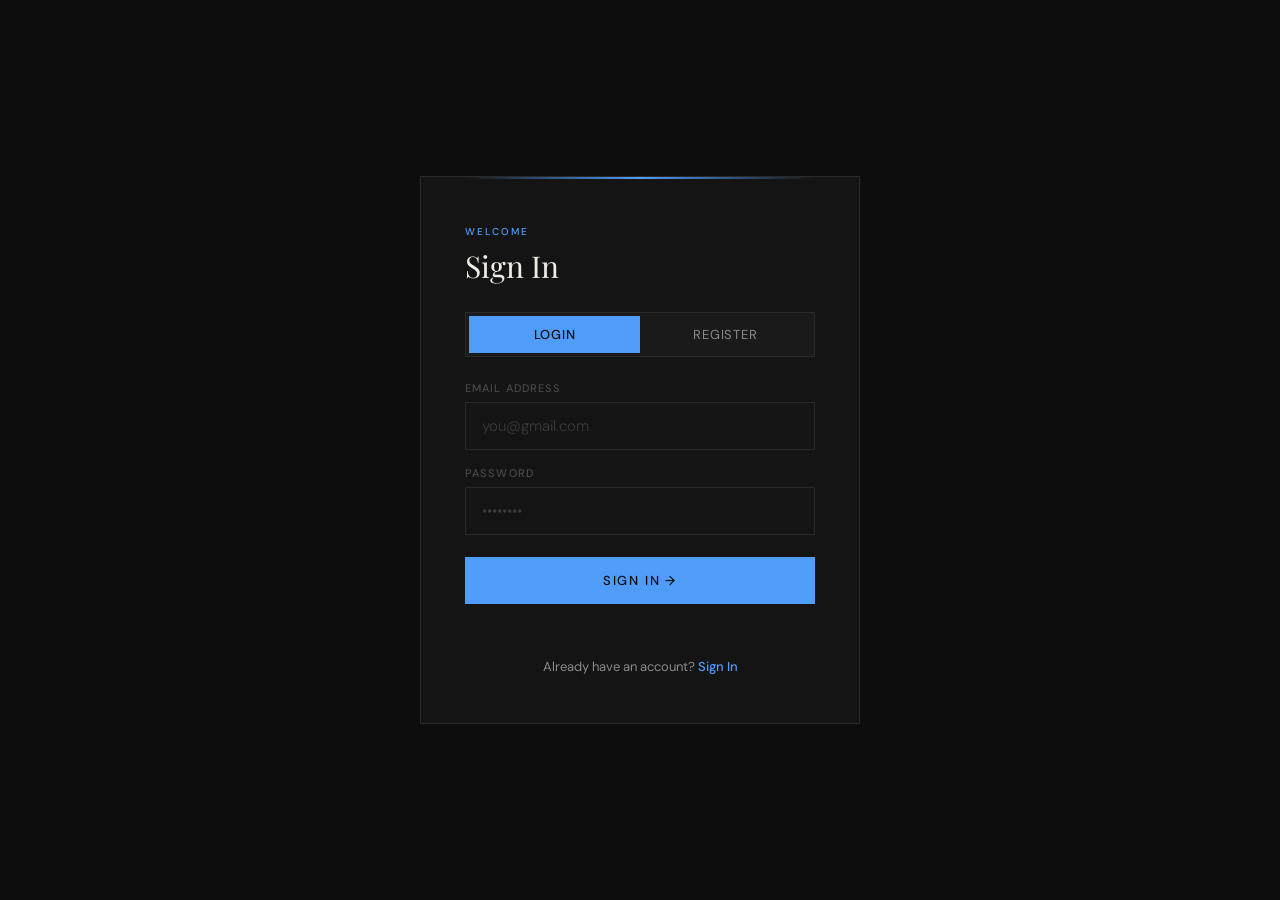
<file: frontend/index.html>
<!DOCTYPE html>
<html lang="en">
<head>
    <meta charset="UTF-8">
    <meta name="viewport" content="width=device-width, initial-scale=1.0">
    <title>Expense Tracker</title>
    <link rel="stylesheet" href="style.css">
</head>
<body>

    <header>
        <div class="header-inner">
            <div class="header-left">
                <span class="logo">₹</span>
                <div>
                    <p class="header-sub">Welcome back</p>
                    <h1 id="userName">Your Expenses</h1>
                </div>
            </div>
            <div class="header-actions">
                <button id="openModal">
                    <span class="btn-icon">+</span>
                    <span>Add Expense</span>
                </button>
                <button id="logoutBtn">Logout</button>
            </div>
        </div>
    </header>

    <main>
        <div id="totalExpense">
            <div>
                <span class="total-label">Total Spent</span>
                <span class="total-amount">₹0.00</span>
            </div>
            <div class="total-icon">↓</div>
        </div>

        <div id="monthNav">
            <span id="monthLabel"></span>
            <div style="display: flex; gap: 8px;">
                <button id="prevMonth">←</button>
                <button id="nextMonth">→</button>
            </div>
        </div>

        <div id="expenseContainer"></div>
    </main>

    <!-- Add Expense Modal -->
    <div id="modalOverlay" class="overlay">
        <div id="modal" class="modal-box">
            <div class="modal-header">
                <div class="modal-title-group">
                    <span class="modal-icon">+</span>
                    <h2>New Expense</h2>
                </div>
                <button id="closeModal" type="button" class="close-btn">✕</button>
            </div>
            <form id="expenseForm">
                <div class="field">
                    <label for="amount">Amount (₹)</label>
                    <input type="number" id="amount" placeholder="0.00" required />
                </div>
                <div class="field">
                    <label for="description">Description</label>
                    <input type="text" id="description" placeholder="What did you spend on?" required />
                </div>
                <div class="field">
                    <label for="date">Date</label>
                    <input type="date" id="date" required />
                </div>
                <button type="submit" class="submit-btn">Save Expense</button>
                <p id="msg"></p>
            </form>
        </div>
    </div>

    <!-- Expense Detail Modal -->
    <div id="detailOverlay" class="overlay">
        <div id="detailModal" class="modal-box">
            <div class="modal-header">
                <div class="modal-title-group">
                    <span class="modal-icon">₹</span>
                    <h2>Expense Details</h2>
                </div>
                <button id="closeDetailModal" type="button" class="close-btn">✕</button>
            </div>
            <p id="detail-id"></p>
            <div class="field">
                <label>Amount (₹)</label>
                <input type="number" id="detail-amount" />
            </div>
            <div class="field">
                <label>Description</label>
                <input type="text" id="detail-description" />
            </div>
            <div class="field">
                <label>Date</label>
                <input type="date" id="detail-date" />
            </div>
            <div style="display: flex; gap: 10px; margin-top: 8px;">
                <button id="editExpense">Edit Expense</button>
                <button id="deleteExpense">Delete</button>
            </div>
        </div>
    </div>

    <!-- Confirm Delete Popup -->
    <div id="confirmOverlay" class="overlay">
        <div class="modal-box" style="max-width: 360px; text-align: center;">
            <h2 style="font-family: 'Cormorant Garamond', serif; font-size: 24px; margin-bottom: 8px;">Delete Expense?</h2>
            <p style="color: var(--text-mid); font-size: 14px; margin-bottom: 24px;">This action cannot be undone.</p>
            <div style="display: flex; gap: 10px;">
                <button id="cancelDelete">Cancel</button>
                <button id="confirmDelete">Delete</button>
            </div>
        </div>
    </div>

    <script src="script.js"></script>
</body>
</html>
</file>
<file: frontend/style.css>
@import url('https://fonts.googleapis.com/css2?family=Playfair+Display:wght@400;700&family=DM+Sans:wght@300;400;500&display=swap');

*, *::before, *::after { box-sizing: border-box; margin: 0; padding: 0; }

:root {
    --bg:           #0d0d0d;
    --card:         #141414;
    --card2:        #1a1a1a;
    --border:       #2a2a2a;
    --border-strong:#3a3a3a;
    --accent:       #4f9cf9;
    --accent-dim:   rgba(79, 156, 249, 0.10);
    --text:         #f0ede6;
    --text-mid:     #8a8a8a;
    --text-dim:     #4a4a4a;
    --danger:       #e05c5c;
    --success:      #5cb85c;
}

body {
    background: var(--bg);
    font-family: 'DM Sans', sans-serif;
    color: var(--text);
    min-height: 100vh;
}

/* ══════════════════════════════
   AUTH PAGE
══════════════════════════════ */
.auth-wrapper {
    min-height: 100vh;
    display: flex;
    align-items: center;
    justify-content: center;
    padding: 24px;
    background: var(--bg);
}

.auth-box {
    background: var(--card);
    border: 1px solid var(--border);
    padding: clamp(28px, 6vw, 48px) clamp(20px, 6vw, 44px);
    width: 100%;
    max-width: 440px;
    position: relative;
    animation: rise 0.6s cubic-bezier(.22, .68, 0, 1.2) both;
}

.auth-box::before {
    content: '';
    position: absolute;
    top: 0;
    left: clamp(20px, 6vw, 44px);
    right: clamp(20px, 6vw, 44px);
    height: 2px;
    background: linear-gradient(90deg, transparent, var(--accent), transparent);
}

@keyframes rise {
    from { opacity: 0; transform: translateY(24px); }
    to   { opacity: 1; transform: translateY(0); }
}

.auth-header {
    margin-bottom: 28px;
}

.auth-welcome {
    font-size: 10px;
    font-weight: 500;
    letter-spacing: 0.22em;
    text-transform: uppercase;
    color: var(--accent);
    margin-bottom: 10px;
}

.auth-header h2 {
    font-family: 'Playfair Display', serif;
    font-size: clamp(22px, 5vw, 30px);
    font-weight: 400;
    color: var(--text);
    line-height: 1.2;
}

/* ── Tabs ── */
.auth-tabs {
    display: flex;
    gap: 0;
    margin-bottom: 24px;
    background: var(--card2);
    border: 1px solid var(--border);
    padding: 3px;
}

.tab-btn {
    flex: 1;
    padding: 10px;
    border: none;
    background: transparent;
    color: var(--text-mid);
    font-family: 'DM Sans', sans-serif;
    font-size: 13px;
    font-weight: 400;
    letter-spacing: 0.06em;
    text-transform: uppercase;
    cursor: pointer;
    transition: all 0.2s;
}

.tab-btn.active {
    background: var(--accent);
    color: #0d0d0d;
    font-weight: 500;
}

/* ── Auth form fields ── */
.auth-form {
    display: flex;
    flex-direction: column;
    gap: 16px;
}

.auth-field {
    display: flex;
    flex-direction: column;
    gap: 7px;
}

.auth-field label {
    font-size: 11px;
    font-weight: 500;
    letter-spacing: 0.1em;
    text-transform: uppercase;
    color: var(--text-dim);
    transition: color 0.2s;
}

.auth-field:focus-within label {
    color: var(--accent);
}

.auth-field input {
    width: 100%;
    background: transparent;
    border: 1px solid var(--border);
    color: var(--text);
    font-family: 'DM Sans', sans-serif;
    font-size: clamp(14px, 3vw, 15px);
    font-weight: 300;
    padding: clamp(10px, 2.5vw, 13px) 16px;
    outline: none;
    transition: border-color 0.25s, background 0.25s, box-shadow 0.25s;
}

.auth-field input::placeholder { color: #3a3a3a; }

.auth-field input:focus {
    border-color: var(--accent);
    background: var(--accent-dim);
    box-shadow: 0 0 0 3px rgba(79, 156, 249, 0.07);
}

/* ── Auth submit button ── */
.auth-btn {
    width: 100%;
    padding: clamp(12px, 3vw, 15px);
    background: var(--accent);
    border: none;
    color: #0d0d0d;
    font-family: 'DM Sans', sans-serif;
    font-size: 13px;
    font-weight: 500;
    letter-spacing: 0.14em;
    text-transform: uppercase;
    cursor: pointer;
    margin-top: 6px;
    transition: background 0.2s, transform 0.15s;
    display: flex;
    align-items: center;
    justify-content: center;
    gap: 8px;
}

.auth-btn:hover { background: #6aabfa; transform: translateY(-1px); }
.auth-btn:active { transform: translateY(0); }

/* ── Auth switch link ── */
.auth-switch {
    text-align: center;
    margin-top: 20px;
    font-size: 13px;
    color: var(--text-mid);
}

.auth-switch a {
    color: var(--accent);
    text-decoration: none;
    font-weight: 500;
    cursor: pointer;
    transition: opacity 0.2s;
}

.auth-switch a:hover { opacity: 0.75; }

/* ── Auth message ── */
.auth-msg {
    font-size: 13px;
    text-align: center;
    min-height: 18px;
    font-style: italic;
    color: var(--text-dim);
}

.auth-msg.success { color: var(--success); }
.auth-msg.error   { color: var(--danger); }


/* ══════════════════════════════
   DASHBOARD / HEADER
══════════════════════════════ */
header {
    position: sticky;
    top: 0;
    z-index: 50;
    background: rgba(13, 13, 13, 0.92);
    backdrop-filter: blur(20px);
    -webkit-backdrop-filter: blur(20px);
    border-bottom: 1px solid var(--border);
    padding: 16px 20px;
}

.header-inner {
    max-width: 720px;
    margin: 0 auto;
    display: flex;
    align-items: center;
    justify-content: space-between;
    gap: 12px;
}

.header-left { display: flex; align-items: center; gap: 16px; }

.logo {
    width: 46px;
    height: 46px;
    background: var(--accent);
    display: flex;
    align-items: center;
    justify-content: center;
    font-family: 'Playfair Display', serif;
    font-size: 20px;
    font-weight: 700;
    color: #0d0d0d;
    flex-shrink: 0;
}

.header-sub {
    font-size: 10px;
    letter-spacing: 0.22em;
    text-transform: uppercase;
    color: var(--text-dim);
    margin-bottom: 3px;
}

h1 {
    font-family: 'Playfair Display', serif;
    font-size: clamp(22px, 5vw, 30px);
    font-weight: 400;
    color: var(--text);
}

.header-actions {
    display: flex;
    align-items: center;
    gap: 10px;
}

/* ── Add button ── */
#openModal {
    display: flex;
    align-items: center;
    gap: 8px;
    background: var(--accent);
    border: none;
    color: #0d0d0d;
    font-family: 'DM Sans', sans-serif;
    font-size: 12px;
    font-weight: 500;
    letter-spacing: 0.12em;
    text-transform: uppercase;
    padding: 11px 22px;
    cursor: pointer;
    transition: background 0.2s, transform 0.15s;
}

#openModal:hover { background: #6aabfa; transform: translateY(-1px); }
#openModal:active { transform: translateY(0); }
.btn-icon { font-size: 17px; line-height: 1; }

/* ── Logout button ── */
#logoutBtn {
    display: flex;
    align-items: center;
    gap: 6px;
    background: transparent;
    border: 1px solid var(--border-strong);
    color: var(--text-mid);
    font-family: 'DM Sans', sans-serif;
    font-size: 12px;
    font-weight: 500;
    letter-spacing: 0.1em;
    text-transform: uppercase;
    padding: 10px 18px;
    cursor: pointer;
    transition: all 0.2s;
}

#logoutBtn:hover {
    border-color: var(--danger);
    color: var(--danger);
}

/* ══════════════════════════════
   MAIN
══════════════════════════════ */
main {
    max-width: 720px;
    margin: 0 auto;
    padding: 36px 20px 80px;
}

/* ── Total card ── */
#totalExpense {
    display: flex;
    justify-content: space-between;
    align-items: center;
    padding: 28px 32px;
    background: var(--card);
    border: 1px solid var(--border);
    margin-bottom: 14px;
    position: relative;
}

#totalExpense::before {
    content: '';
    position: absolute;
    top: 0;
    left: 32px;
    right: 32px;
    height: 2px;
    background: linear-gradient(90deg, transparent, var(--accent), transparent);
}

.total-label {
    font-size: 10px;
    font-weight: 500;
    letter-spacing: 0.24em;
    text-transform: uppercase;
    color: var(--text-dim);
    display: block;
    margin-bottom: 8px;
}

.total-amount {
    font-family: 'Playfair Display', serif;
    font-size: clamp(36px, 8vw, 56px);
    font-weight: 400;
    color: var(--text);
    letter-spacing: -0.02em;
    line-height: 1;
}

.total-icon {
    width: 54px;
    height: 54px;
    background: var(--card2);
    border: 1px solid var(--border-strong);
    display: flex;
    align-items: center;
    justify-content: center;
    font-size: 22px;
    color: var(--text-mid);
}

/* ── Month Nav ── */
#monthNav {
    display: flex;
    align-items: center;
    justify-content: space-between;
    padding: 14px 22px;
    background: var(--card);
    border: 1px solid var(--border);
    margin-bottom: 22px;
}

#monthLabel {
    font-family: 'Playfair Display', serif;
    font-size: 20px;
    font-weight: 400;
    color: var(--text);
}

#prevMonth, #nextMonth {
    width: 36px;
    height: 36px;
    background: var(--card2);
    border: 1px solid var(--border-strong);
    color: var(--text-mid);
    font-size: 15px;
    cursor: pointer;
    display: flex;
    align-items: center;
    justify-content: center;
    transition: background 0.15s, color 0.15s, transform 0.15s;
}

#prevMonth:hover, #nextMonth:hover {
    background: var(--accent);
    border-color: var(--accent);
    color: #0d0d0d;
    transform: translateY(-1px);
}

/* ── Expense container ── */
#expenseContainer {
    display: flex;
    flex-direction: column;
    gap: 12px;
}

/* ── Date card ── */
.dateDiv {
    background: var(--card);
    border: 1px solid var(--border);
    overflow: hidden;
    transition: border-color 0.2s, transform 0.2s;
}

.dateDiv:hover {
    border-color: var(--border-strong);
    transform: translateY(-2px);
}

.date-header {
    display: flex;
    justify-content: space-between;
    align-items: center;
    padding: 11px 22px;
    background: var(--card2);
    border-bottom: 1px solid var(--border);
}

.dateDiv h3 {
    font-family: 'DM Sans', sans-serif;
    font-size: 11px;
    font-weight: 500;
    letter-spacing: 0.12em;
    text-transform: uppercase;
    color: var(--text-mid);
    margin: 0;
}

.date-total {
    font-family: 'Playfair Display', serif;
    font-size: 17px;
    font-weight: 400;
    color: var(--danger);
}

.dateDiv ul { list-style: none; display: flex; flex-direction: column; }

.dateDiv ul li {
    position: relative;
    display: flex;
    justify-content: space-between;
    align-items: center;
    font-size: 14px;
    font-weight: 300;
    padding: 14px 22px;
    color: var(--text-mid);
    border-bottom: 1px solid var(--border);
    transition: background 0.15s, color 0.15s, padding-left 0.2s;
    cursor: pointer;
    overflow: hidden;
}

.dateDiv ul li::before {
    content: '';
    position: absolute;
    left: 0; top: 0;
    width: 2px; height: 100%;
    background: var(--accent);
    opacity: 0;
    transition: opacity 0.2s;
}

.dateDiv ul li:last-child { border-bottom: none; }

.dateDiv ul li:hover {
    background: var(--card2);
    color: var(--text);
    padding-left: 26px;
}

.dateDiv ul li:hover::before { opacity: 1; }

.li-amount {
    font-family: 'Playfair Display', serif;
    font-size: 17px;
    font-weight: 400;
    color: var(--danger);
    flex-shrink: 0;
    margin-left: 16px;
}

/* ══════════════════════════════
   OVERLAY & MODAL
══════════════════════════════ */
.overlay {
    display: none;
    position: fixed;
    inset: 0;
    background: rgba(4, 4, 4, 0.88);
    backdrop-filter: blur(12px);
    -webkit-backdrop-filter: blur(12px);
    z-index: 100;
    align-items: center;
    justify-content: center;
    padding: 20px;
}

.overlay.show { display: flex; }

.modal-box {
    background: var(--card);
    border: 1px solid var(--border-strong);
    padding: 32px;
    width: 100%;
    max-width: 440px;
    display: flex;
    flex-direction: column;
    gap: 22px;
    position: relative;
    animation: modalPop 0.25s ease;
}

.modal-box::before {
    content: '';
    position: absolute;
    top: 0;
    left: 32px;
    right: 32px;
    height: 2px;
    background: linear-gradient(90deg, transparent, var(--accent), transparent);
}

@keyframes modalPop {
    from { opacity: 0; transform: scale(0.96) translateY(16px); }
    to   { opacity: 1; transform: scale(1) translateY(0); }
}

.modal-header {
    display: flex;
    align-items: center;
    justify-content: space-between;
}

.modal-title-group { display: flex; align-items: center; gap: 14px; }

.modal-icon {
    width: 42px;
    height: 42px;
    background: var(--accent-dim);
    border: 1px solid var(--border);
    display: flex;
    align-items: center;
    justify-content: center;
    font-size: 18px;
    color: var(--accent);
}

.modal-box h2 {
    font-family: 'Playfair Display', serif;
    font-size: 22px;
    font-weight: 400;
    color: var(--text);
}

.close-btn {
    width: 36px;
    height: 36px;
    background: transparent;
    border: 1px solid var(--border-strong);
    color: var(--text-mid);
    font-size: 14px;
    cursor: pointer;
    display: flex;
    align-items: center;
    justify-content: center;
    transition: all 0.2s;
    flex-shrink: 0;
}

.close-btn:hover {
    border-color: var(--accent);
    color: var(--accent);
}

/* ── Form ── */
#expenseForm { display: flex; flex-direction: column; gap: 16px; }

.field { display: flex; flex-direction: column; gap: 7px; }

.modal-box label {
    font-size: 11px;
    font-weight: 500;
    letter-spacing: 0.1em;
    text-transform: uppercase;
    color: var(--text-dim);
    transition: color 0.2s;
}

.field:focus-within label { color: var(--accent); }

.modal-box input {
    width: 100%;
    background: transparent;
    border: 1px solid var(--border);
    color: var(--text);
    font-family: 'DM Sans', sans-serif;
    font-size: 15px;
    font-weight: 300;
    padding: 12px 16px;
    outline: none;
    transition: border-color 0.25s, background 0.25s, box-shadow 0.25s;
}

.modal-box input::placeholder { color: #3a3a3a; }

.modal-box input:focus {
    border-color: var(--accent);
    background: var(--accent-dim);
    box-shadow: 0 0 0 3px rgba(79, 156, 249, 0.07);
}

.modal-box input[type="date"]::-webkit-calendar-picker-indicator {
    filter: invert(0.6) sepia(1) hue-rotate(185deg);
    cursor: pointer;
}

/* ── Submit button ── */
.submit-btn {
    width: 100%;
    padding: clamp(12px, 3vw, 15px);
    background: var(--accent);
    border: none;
    color: #0d0d0d;
    font-family: 'DM Sans', sans-serif;
    font-size: 13px;
    font-weight: 500;
    letter-spacing: 0.14em;
    text-transform: uppercase;
    cursor: pointer;
    margin-top: 4px;
    transition: background 0.2s, transform 0.15s;
}

.submit-btn:hover { background: #6aabfa; transform: translateY(-1px); }
.submit-btn:active { transform: translateY(0); }

/* ── Status msg ── */
#msg {
    font-size: 13px;
    text-align: center;
    min-height: 18px;
    color: var(--text-dim);
    font-style: italic;
}

#msg.success { color: var(--success); }
#msg.error   { color: var(--danger); }

/* ── Detail id ── */
#detail-id { display: none; }

/* ── Edit / Delete ── */
#editExpense {
    flex: 1; padding: 13px;
    background: var(--accent);
    border: none;
    color: #0d0d0d; font-family: 'DM Sans', sans-serif;
    font-size: 12px; font-weight: 500;
    letter-spacing: 0.1em; text-transform: uppercase;
    cursor: pointer; transition: background 0.2s, transform 0.15s;
}
#editExpense:hover { background: #6aabfa; transform: translateY(-1px); }

#deleteExpense {
    flex: 1; padding: 13px;
    background: transparent;
    border: 1px solid rgba(224, 92, 92, 0.4);
    color: var(--danger); font-family: 'DM Sans', sans-serif;
    font-size: 12px; font-weight: 500;
    letter-spacing: 0.1em; text-transform: uppercase;
    cursor: pointer; transition: background 0.2s;
}
#deleteExpense:hover { background: rgba(224, 92, 92, 0.08); }

/* ── Confirm delete ── */
#cancelDelete {
    flex: 1; padding: 13px;
    background: transparent;
    border: 1px solid var(--border-strong);
    color: var(--text-mid); font-family: 'DM Sans', sans-serif;
    font-size: 12px; font-weight: 500;
    letter-spacing: 0.1em; text-transform: uppercase;
    cursor: pointer; transition: background 0.2s;
}
#cancelDelete:hover { background: var(--card2); }

#confirmDelete {
    flex: 1; padding: 13px;
    background: var(--danger);
    border: none;
    color: #0d0d0d; font-family: 'DM Sans', sans-serif;
    font-size: 12px; font-weight: 500;
    letter-spacing: 0.1em; text-transform: uppercase;
    cursor: pointer; transition: opacity 0.2s;
}
#confirmDelete:hover { opacity: 0.85; }

/* ══════════════════════════════
   MOBILE
══════════════════════════════ */
@media (max-width: 520px) {
    header { padding: 14px; }
    main { padding: 24px 14px 72px; }
    h1 { font-size: 22px; }
    .total-amount { font-size: 36px; }
    .modal-box { padding: 24px 18px; }
    #openModal span:last-child { display: none; }
    .auth-box { padding: 28px 20px; }
    .auth-header h2 { font-size: 22px; }
}
</file>
